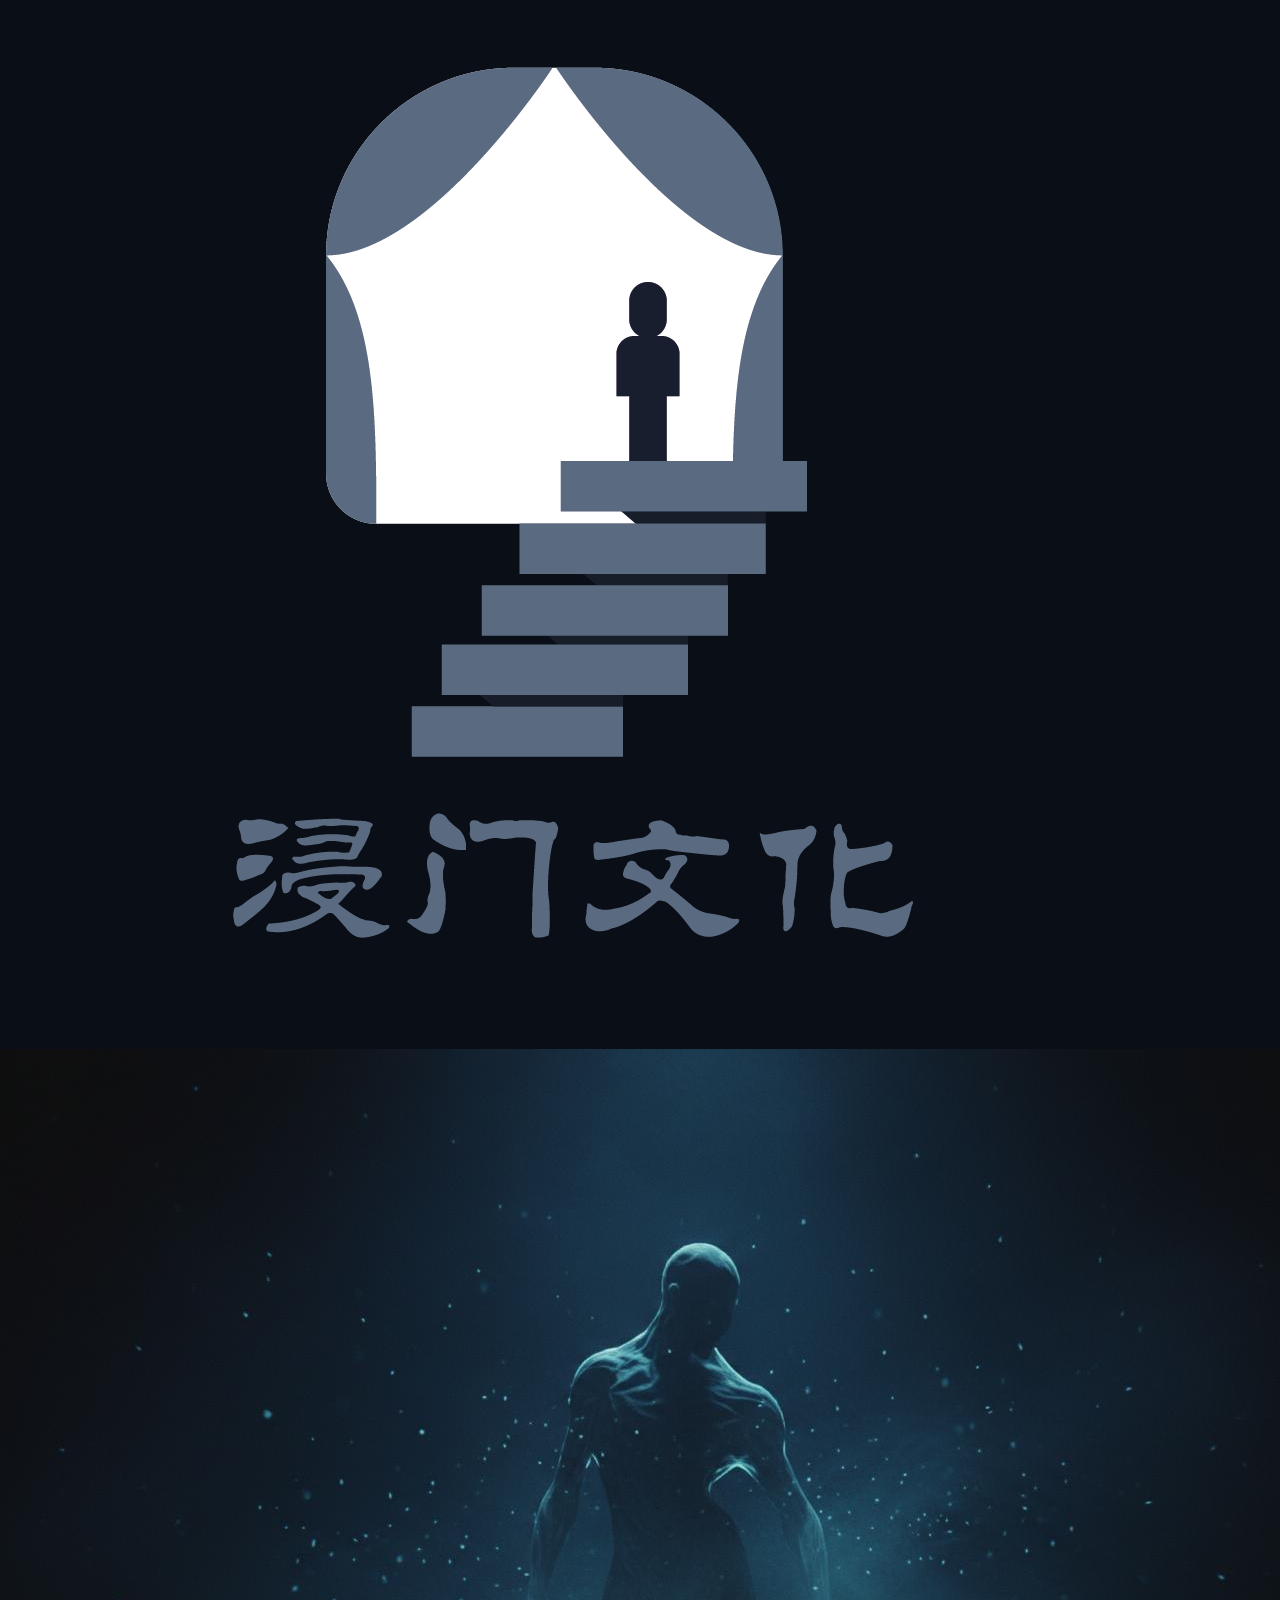
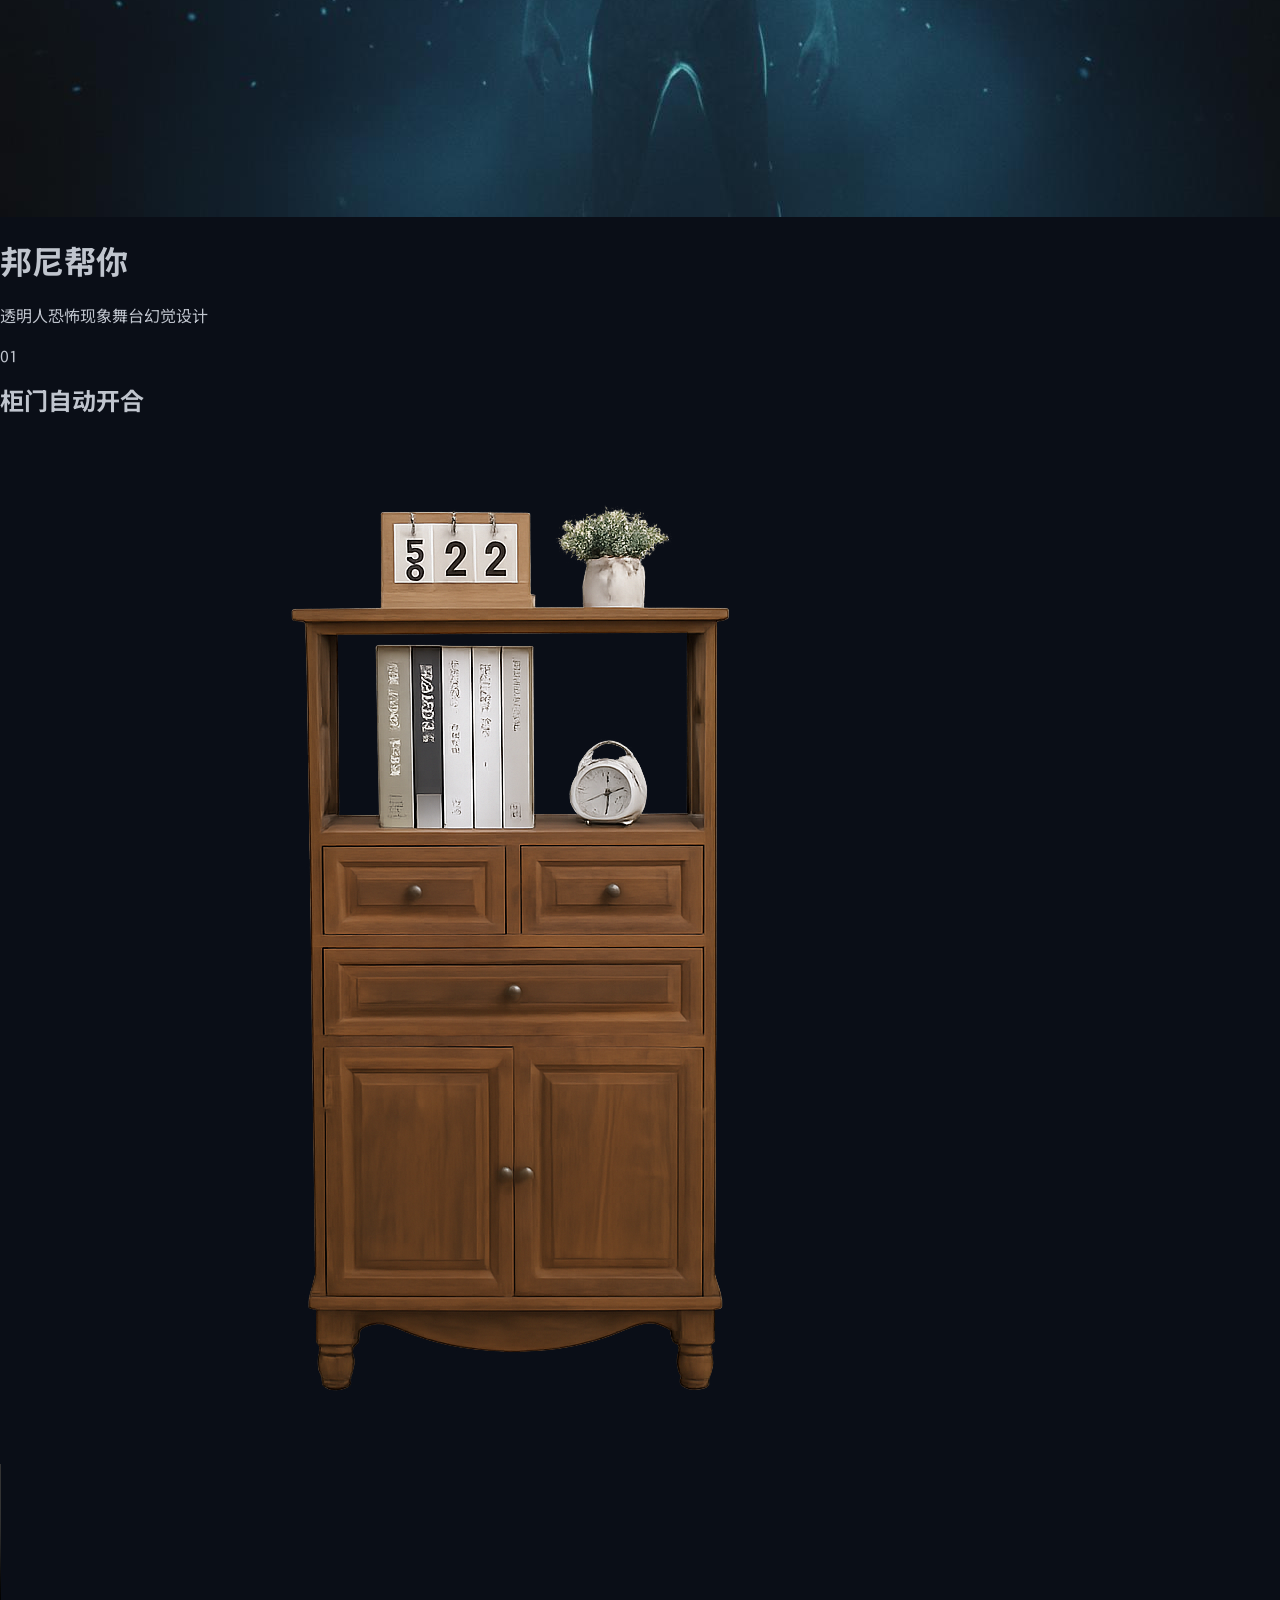
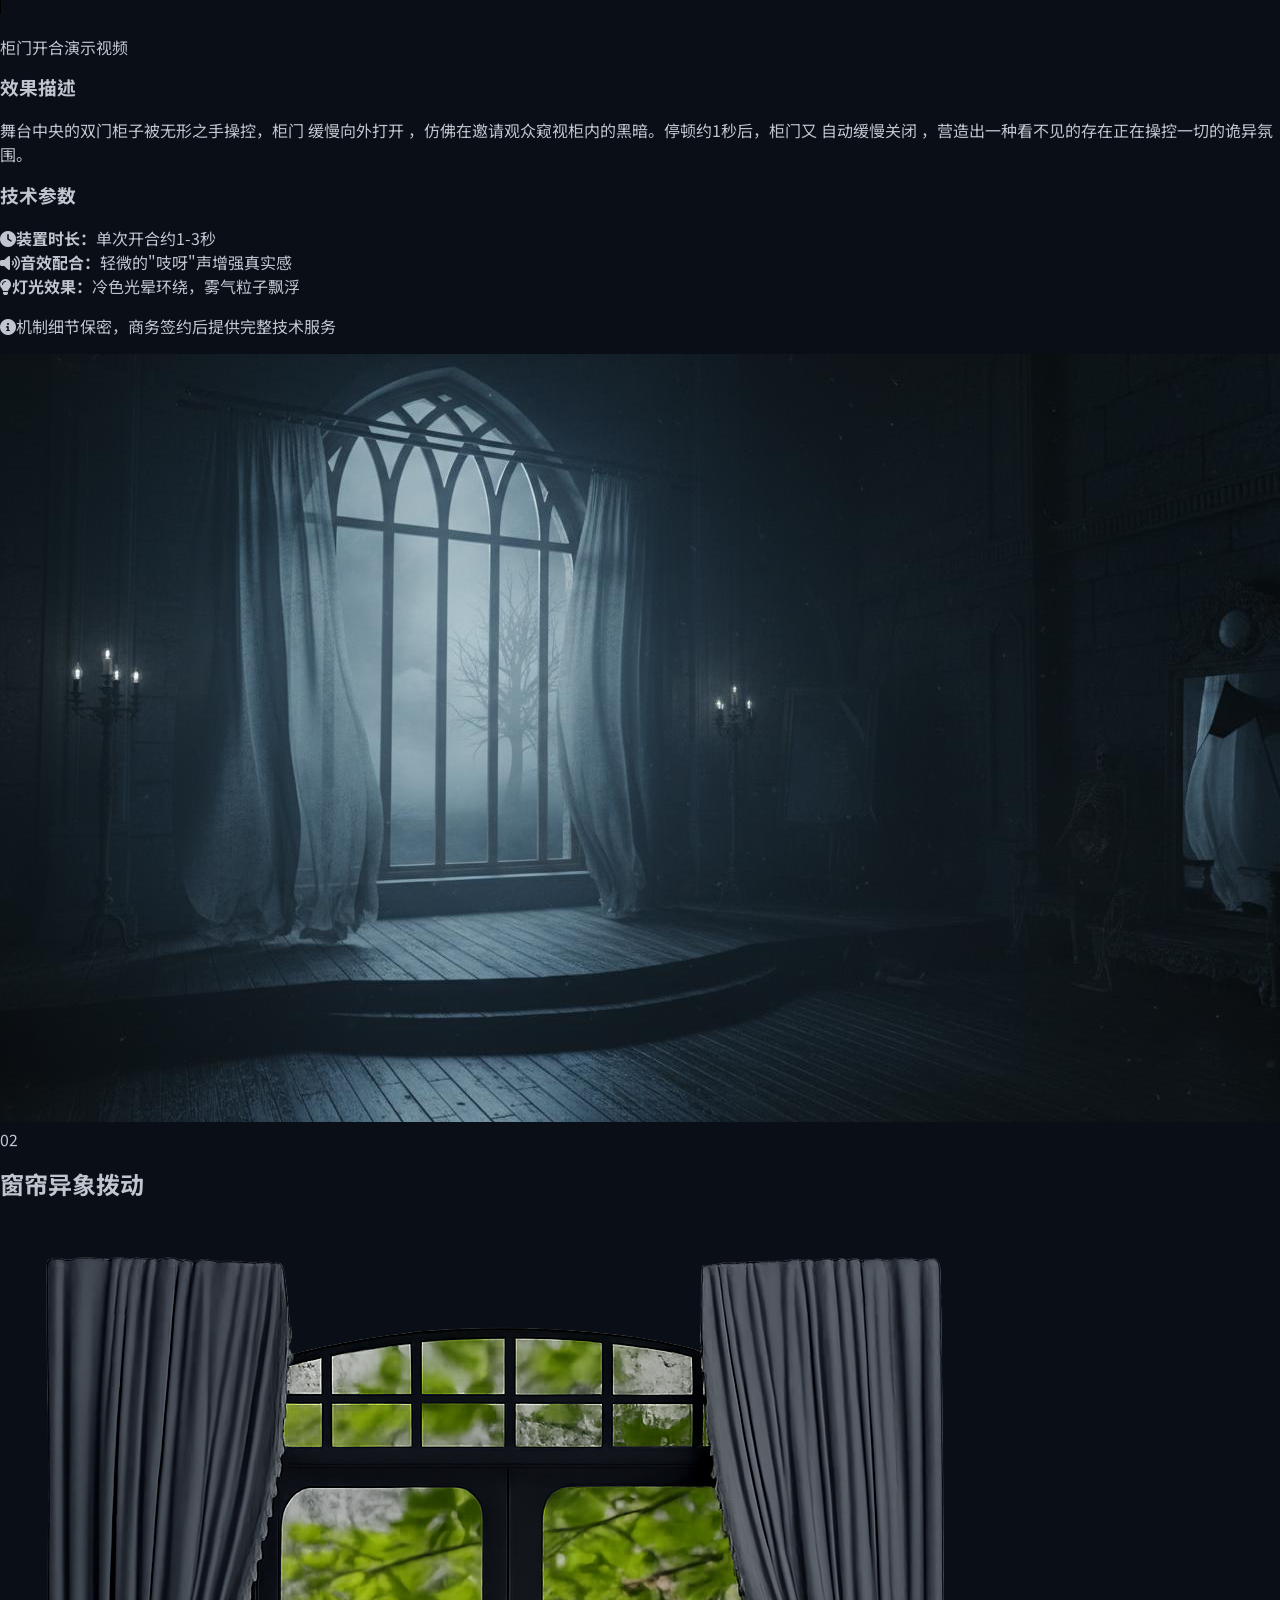
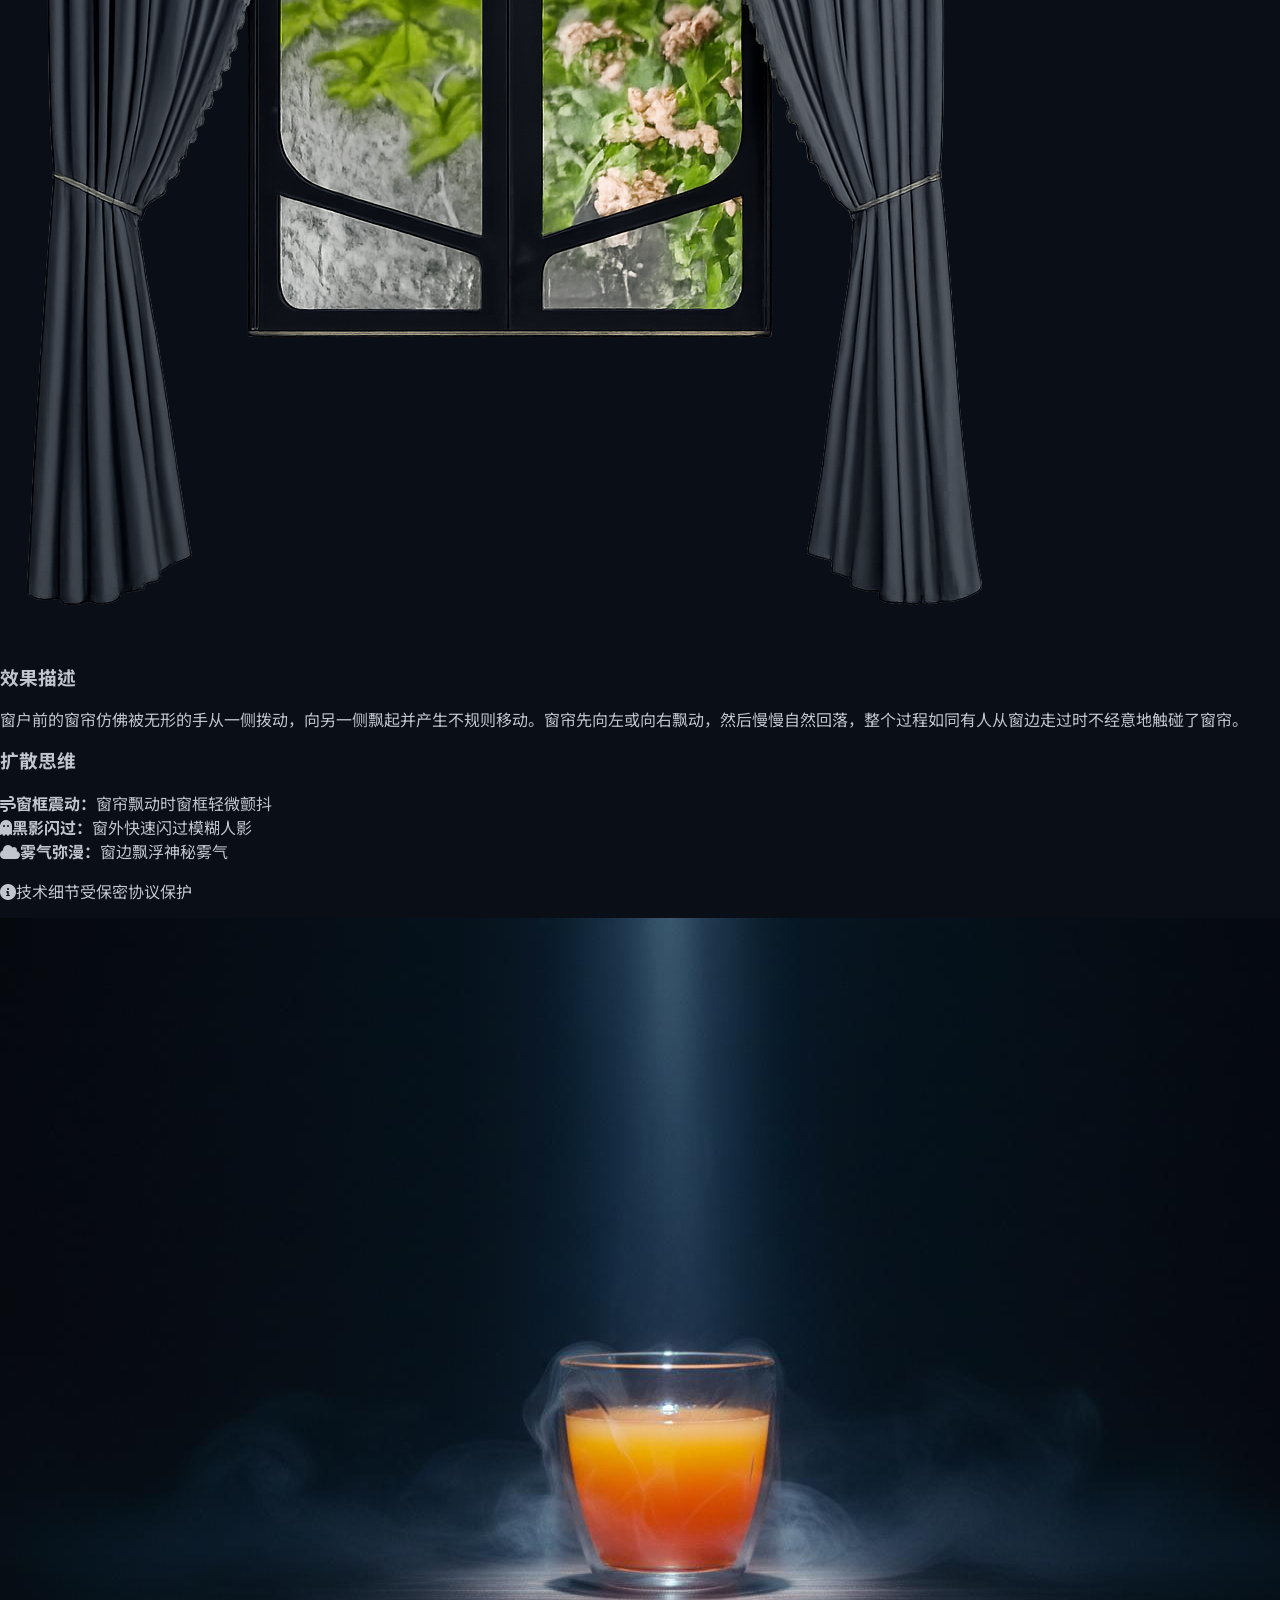
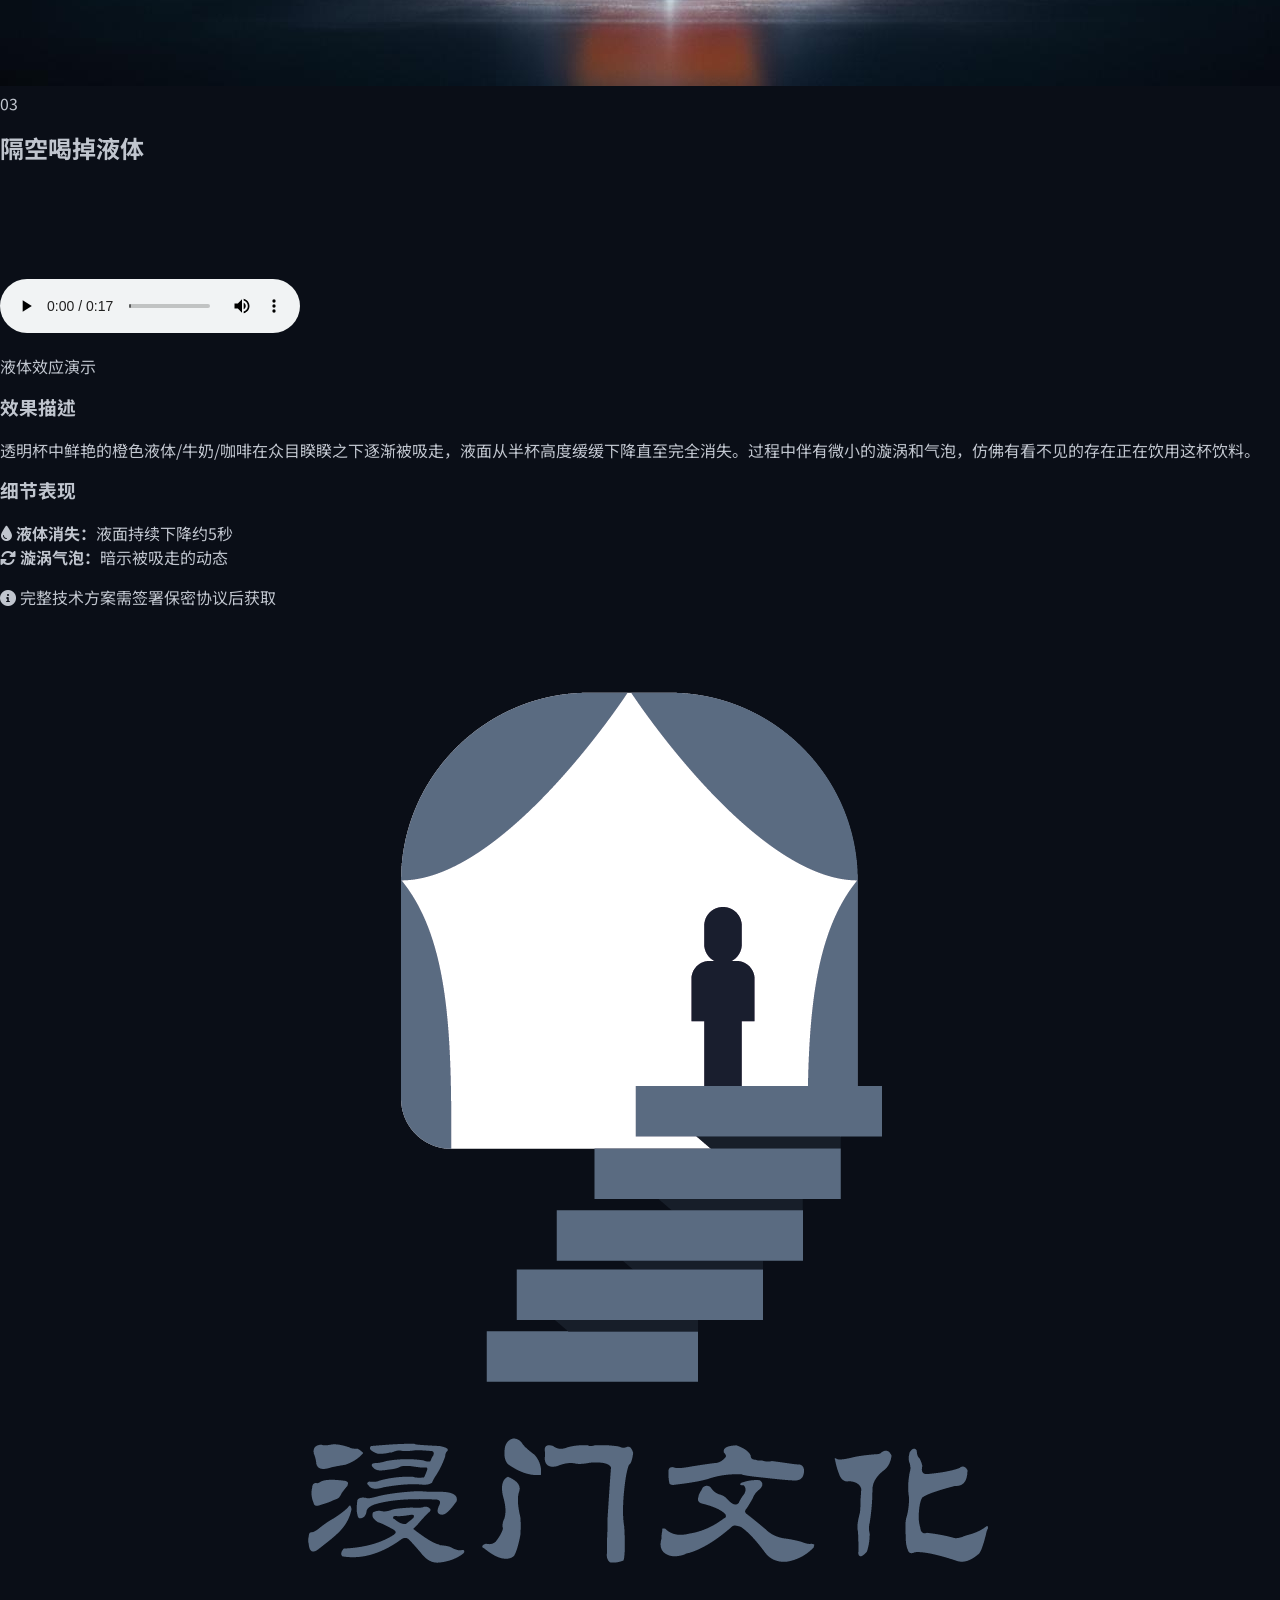
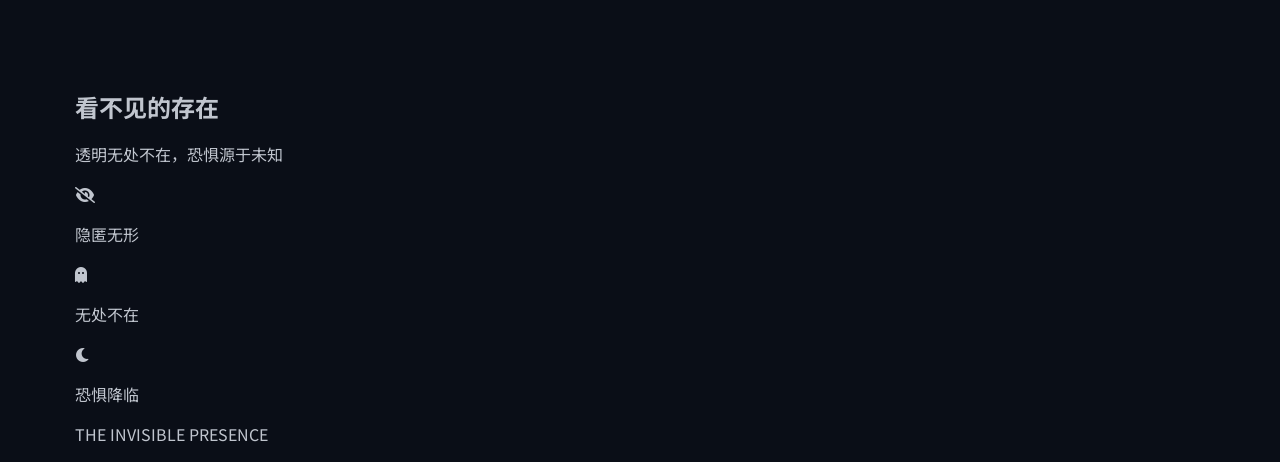
<file: project/index.html>
<!DOCTYPE html>

<html lang="zh-CN">
<head>
<meta charset="utf-8"/>
<meta content="width=device-width, initial-scale=1.0" name="viewport"/>
<title>邦尼帮你 - 透明人恐怖现象舞台幻觉设计</title>
<script src="https://statics.moonshot.cn/kimi-ppt/html-gen/static/tailwindcss@4_0805.js"></script>
<link href="https://fonts.googleapis.com/css2?family=Chiron+Hei+HK:wght@400;700&amp;family=Oranienbaum&amp;family=Noto+Sans+SC:wght@300;400;500;700&amp;family=Quattrocento+Sans:wght@400;700&amp;display=swap" rel="stylesheet"/>
<link href="https://cdn.jsdelivr.net/npm/@fortawesome/fontawesome-free@6.0.0/css/all.min.css" rel="stylesheet"/>
<script src="https://cdnjs.cloudflare.com/ajax/libs/gsap/3.12.2/gsap.min.js"></script>
<style type="text/tailwindcss">
        @layer utilities {
            .ppt-slide {
                @apply relative w-[1280px] h-[720px] mx-auto p-[40px] box-border overflow-hidden mb-[40px];
            }
        }
    </style>
<style>
        body {
  background-color: #0A0E17 !important;  /* Тёмный фон, как у слайдов */
  margin: 0;
  padding: 0;
  overflow-x: hidden; /* скрываем горизонтальную прокрутку */
  width: 100%;
  min-height: 100vh;
  display: flex;
  flex-direction: column;
  align-items: center; /* центрируем содержимое по горизонтали */
}

/* Чтобы слайды не вылезали за пределы body */
.ppt-slide {
  max-width: 1280px; /* сохраняем максимальную ширину */
  flex-shrink: 0; /* предотвращаем сжатие */
}
        body {
            color: #C0C5CE;
            font-family: 'Noto Sans SC', sans-serif;
        }
        .font-display {
            font-family: 'Chiron Hei HK', 'Oranienbaum', sans-serif;
        }
        .font-body {
            font-family: 'Noto Sans SC', 'Quattrocento Sans', sans-serif;
        }
        
        /* 冷光闪烁动画 */
        @keyframes coldGlow {
            0%, 100% { text-shadow: 0 0 10px rgba(74, 109, 124, 0.5), 0 0 20px rgba(74, 109, 124, 0.3); }
            50% { text-shadow: 0 0 20px rgba(74, 109, 124, 0.8), 0 0 40px rgba(74, 109, 124, 0.5), 0 0 60px rgba(74, 109, 124, 0.3); }
        }
        
        .cold-glow {
            animation: coldGlow 3s ease-in-out infinite;
        }
        
        /* 雾气粒子动画 */
        @keyframes fogFloat {
            0% { transform: translateY(0) translateX(0); opacity: 0.3; }
            25% { transform: translateY(-20px) translateX(10px); opacity: 0.6; }
            50% { transform: translateY(-40px) translateX(-10px); opacity: 0.4; }
            75% { transform: translateY(-20px) translateX(15px); opacity: 0.5; }
            100% { transform: translateY(0) translateX(0); opacity: 0.3; }
        }
        
        .fog-particle {
            animation: fogFloat 8s ease-in-out infinite;
        }
        
        /* 柜门开合动画 */
        @keyframes cabinetOpenLeft {
            0%, 100% { transform: rotateY(0deg); }
            50% { transform: rotateY(-110deg); }
        }
        
        @keyframes cabinetOpenRight {
            0%, 100% { transform: rotateY(0deg); }
            50% { transform: rotateY(110deg); }
        }
        
        .cabinet-door-left {
            transform-origin: left center;
            animation: cabinetOpenLeft 6s ease-in-out infinite;
        }
        
        .cabinet-door-right {
            transform-origin: right center;
            animation: cabinetOpenRight 6s ease-in-out infinite;
        }
        
        /* 窗帘飘动动画 */
        @keyframes curtainWave {
            0%, 100% { transform: skewX(0deg) translateX(0); }
            25% { transform: skewX(-8deg) translateX(-30px); }
            50% { transform: skewX(-15deg) translateX(-60px); }
            75% { transform: skewX(-8deg) translateX(-30px); }
        }
        
        .curtain-wave {
            animation: curtainWave 4s ease-in-out infinite;
            transform-origin: top center;
        }
        
        /* 液体下降动画 */
        @keyframes liquidDrainWithPause {
    0% { height: 100%; }
    25% { height: 0%; }  /* 5秒内下降（占25%时间） */
    50% { height: 0%; }  /* 暂停5秒 */
    75% { height: 100%; } /* 5秒内上升 */
    100% { height: 100%; } /* 暂停5秒 */
}

.liquid-drain-loop-css {
    animation: liquidDrainWithPause 20s ease-in-out infinite;
}
        
        /* 漩涡动画 */
        @keyframes swirl {
            0% { transform: rotate(0deg); }
            100% { transform: rotate(360deg); }
        }
        
        .swirl-effect {
            animation: swirl 2s linear infinite;
        }
        
        /* 手影闪现动画 */
        @keyframes handShadow {
            0%, 90%, 100% { opacity: 0; transform: scale(0.8); }
            45% { opacity: 0.6; transform: scale(1); }
        }
        
        .hand-shadow {
            animation: handShadow 5s ease-in-out infinite;
        }
        
        /* 模糊效果 */
        .blur-effect {
            filter: blur(3px);
        }
        
        /* 半透明效果 */
        .semi-transparent {
            opacity: 0.6;
        }
        
        /* 页面切换淡入效果 */
        .fade-in {
            animation: fadeIn 1.5s ease-in-out;
        }
        
        @keyframes fadeIn {
            from { opacity: 0; filter: blur(10px); }
            to { opacity: 1; filter: blur(0); }
        }
        
        /* 震动效果 */
        @keyframes shake {
            0%, 100% { transform: translateX(0); }
            10%, 30%, 50%, 70%, 90% { transform: translateX(-2px); }
            20%, 40%, 60%, 80% { transform: translateX(2px); }
        }
        
        .shake-effect {
            animation: shake 0.5s ease-in-out;
        }
        
        /* 黑影闪过 */
        @keyframes shadowFlash {
            0%, 100% { opacity: 0; transform: translateX(100px); }
            50% { opacity: 0.7; transform: translateX(-100px); }
        }
        
        .shadow-flash {
            animation: shadowFlash 2s ease-in-out infinite;
        }
        
        /* 气泡动画 */
        @keyframes bubble {
            0% { transform: translateY(0) scale(1); opacity: 0.8; }
            100% { transform: translateY(-50px) scale(0.5); opacity: 0; }
        }
        
        .bubble {
            animation: bubble 1.5s ease-out infinite;
        }
        
        /* 3D透视 */
        .perspective-1000 {
            perspective: 1000px;
        }
        
        .preserve-3d {
            transform-style: preserve-3d;
        }
    </style>
</head>
<body class="bg-gray-50 py-8">
<!-- 封面页 -->
<div class="ppt-slide !bg-[#0A0E17]" type="cover">
        <!-- Логотип в правом нижнем углу -->
<div class="absolute bottom-4 right-4 z-20">
    <img src="logo.png" alt="Company logo" class="h-24 w-auto opacity-80 hover:opacity-100 transition-opacity">
</div>
<img alt="background" class="absolute inset-0 w-full h-full object-cover opacity-60" src="cover_background.jpg"/>
<div class="absolute inset-0 bg-gradient-to-b from-[#0A0E17]/30 via-[#1A2536]/50 to-[#0A0E17]/80"></div>
<!-- 雾气粒子 -->
<div class="absolute inset-0 overflow-hidden pointer-events-none">
<div class="fog-particle absolute w-32 h-32 rounded-full bg-[#4A6D7C]/20 blur-3xl" style="top: 20%; left: 15%; animation-delay: 0s;"></div>
<div class="fog-particle absolute w-48 h-48 rounded-full bg-[#4A6D7C]/15 blur-3xl" style="top: 60%; left: 70%; animation-delay: 2s;"></div>
<div class="fog-particle absolute w-40 h-40 rounded-full bg-[#2C3E50]/20 blur-3xl" style="top: 40%; left: 40%; animation-delay: 4s;"></div>
<div class="fog-particle absolute w-24 h-24 rounded-full bg-[#4A6D7C]/10 blur-2xl" style="top: 70%; left: 20%; animation-delay: 1s;"></div>
<div class="fog-particle absolute w-56 h-56 rounded-full bg-[#1A2536]/25 blur-3xl" style="top: 10%; left: 60%; animation-delay: 3s;"></div>
</div>
<div class="relative z-10 h-full flex flex-col justify-center items-center text-center">
<h1 class="font-display text-8xl font-bold text-[#C0C5CE] mb-6 cold-glow tracking-wider">邦尼帮你</h1>
<div class="w-32 h-0.5 bg-gradient-to-r from-transparent via-[#4A6D7C] to-transparent mb-8"></div>
<p class="font-body text-2xl text-[#C0C5CE]/80 tracking-widest">透明人恐怖现象舞台幻觉设计</p>
<div class="mt-16 flex items-center gap-4">
<div class="w-2 h-2 rounded-full bg-[#4A6D7C] animate-pulse"></div>
<div class="w-2 h-2 rounded-full bg-[#4A6D7C] animate-pulse" style="animation-delay: 0.3s;"></div>
<div class="w-2 h-2 rounded-full bg-[#4A6D7C] animate-pulse" style="animation-delay: 0.6s;"></div>
</div>
</div>
</div>
<!-- 替换用：柜门自动开合（缩小的柜子 + 产品图 + 视频链接） -->
<!-- Slide 2 - Cabinet -->
<div class="ppt-slide !bg-[#0A0E17]" type="content">
    <div class="absolute inset-0 bg-gradient-to-br from-[#0A0E17] via-[#1A2536] to-[#0A0E17]"></div>
    <!-- 雾气效果 -->
    <div class="absolute inset-0 overflow-hidden pointer-events-none">
        <div class="fog-particle absolute w-64 h-64 rounded-full bg-[#4A6D7C]/10 blur-3xl" style="top: 10%; left: 5%;"></div>
        <div class="fog-particle absolute w-48 h-48 rounded-full bg-[#2C3E50]/15 blur-3xl" style="top: 60%; right: 10%; animation-delay: 2s;"></div>
    </div>
    <!-- 标题区域 -->
    <div class="relative z-10 mb-6">
        <div class="flex items-center gap-4 mb-2">
            <div class="w-12 h-12 rounded-full bg-[#4A6D7C]/30 flex items-center justify-center border border-[#4A6D7C]/50">
                <span class="font-display text-2xl font-bold text-[#4A6D7C]">01</span>
            </div>
            <h2 class="font-display text-5xl font-bold text-[#C0C5CE]">柜门自动开合</h2>
        </div>
        <div class="ml-16 w-48 h-0.5 bg-gradient-to-r from-[#4A6D7C] to-transparent"></div>
    </div>
    <!-- 主体内容区域 - 重构左侧 -->
    <div class="relative z-10 flex gap-8 h-[520px]">
        <!-- 左侧：动画 + 图片 + 视频链接 -->
        <div class="flex-1 flex flex-col gap-6">
            <!-- 上部：动画和静态图并排 -->
            <div class="flex items-start gap-4">
                <!-- 柜子动画 (缩小版) -->
                <div class="relative perspective-1000 flex-shrink-0">
                    <!-- 冷色光晕 -->
                    <div class="absolute -inset-8 bg-[#4A6D7C]/20 rounded-lg blur-2xl"></div>
                    <!-- 柜子容器 - 尺寸缩小 -->
                    <div class="relative w-[300px] h-[340px] preserve-3d">
                        <!-- 柜体背景 -->
                        <div class="absolute inset-0 bg-[#2C3E50]/80 rounded-sm"></div>
                        <!-- 左柜门 -->
                        <div class="cabinet-door-left absolute left-0 top-0 w-1/2 h-full bg-gradient-to-br from-[#3D2914] via-[#5C4024] to-[#3D2914] rounded-l-sm border-r border-[#1A2536]/50 shadow-2xl">
                            <div class="absolute inset-2 bg-gradient-to-br from-[#4A3728] via-[#6B5035] to-[#4A3728] rounded-l-sm"></div>
                            <!-- 门把手 -->
                            <div class="absolute right-3 top-1/2 -translate-y-1/2 w-3 h-12 bg-gradient-to-b from-[#8B7355] via-[#A0826D] to-[#8B7355] rounded-full shadow-lg"></div>
                            <!-- 木纹细节 -->
                            <div class="absolute inset-4 opacity-30">
                                <div class="h-full w-full bg-gradient-to-b from-transparent via-[#2C1810]/40 to-transparent"></div>
                            </div>
                        </div>
                        <!-- 右柜门 -->
                        <div class="cabinet-door-right absolute right-0 top-0 w-1/2 h-full bg-gradient-to-bl from-[#3D2914] via-[#5C4024] to-[#3D2914] rounded-r-sm border-l border-[#1A2536]/50 shadow-2xl">
                            <div class="absolute inset-2 bg-gradient-to-bl from-[#4A3728] via-[#6B5035] to-[#4A3728] rounded-r-sm"></div>
                            <!-- 门把手 -->
                            <div class="absolute left-3 top-1/2 -translate-y-1/2 w-3 h-12 bg-gradient-to-b from-[#8B7355] via-[#A0826D] to-[#8B7355] rounded-full shadow-lg"></div>
                            <!-- 木纹细节 -->
                            <div class="absolute inset-4 opacity-30">
                                <div class="h-full w-full bg-gradient-to-b from-transparent via-[#2C1810]/40 to-transparent"></div>
                            </div>
                        </div>
                        <!-- 柜内黑暗 -->
                        <div class="absolute inset-0 flex items-center justify-center pointer-events-none">
                            <div class="w-[140px] h-[280px] bg-[#0A0E17] opacity-90"></div>
                        </div>
                    </div>
                    <!-- 雾气粒子环绕 -->
                    <div class="absolute -inset-4 pointer-events-none">
                        <div class="fog-particle absolute w-8 h-8 rounded-full bg-[#4A6D7C]/40 blur-sm" style="top: 20%; left: -10%;"></div>
                        <div class="fog-particle absolute w-6 h-6 rounded-full bg-[#4A6D7C]/30 blur-sm" style="top: 60%; right: -5%; animation-delay: 1s;"></div>
                        <div class="fog-particle absolute w-10 h-10 rounded-full bg-[#2C3E50]/35 blur-sm" style="bottom: 20%; left: 20%; animation-delay: 2s;"></div>
                    </div>
                </div>
                <!-- 静态图片 cabinet.png -->
                <div class="flex-shrink-0">
                   <img src="cabinet.png" alt="Cabinet" class="w-[300px] h-[340px]">
                </div>
            </div>
            <!-- 下部：视频链接 -->
            <!-- 下部：视频链接 (居中) -->
<!-- 下部：视频播放器 -->
<!-- 下部：视频播放器 (适配竖屏视频) -->
<div class="mt-6 text-center">
    <video controls class="w-full max-w-[400px] max-h-[300px] mx-auto rounded-lg shadow-2xl border border-[#4A6D7C]/30">
        <source src="cabinet.MP4" type="video/mp4">
        您的浏览器不支持视频播放。
    </video>
    <p class="text-[#C0C5CE]/60 text-sm mt-2">柜门开合演示视频</p>
</div>
        </div>
        <!-- 右侧：说明文字 (保持不变) -->
        <div class="w-[420px] flex flex-col justify-center gap-6">
            <div class="bg-[#1A2536]/60 backdrop-blur-sm rounded-lg p-6 border border-[#4A6D7C]/30">
                <h3 class="font-display text-2xl font-bold text-[#4A6D7C] mb-4">效果描述</h3>
                <p class="font-body text-base text-[#C0C5CE]/90 leading-relaxed">
                    舞台中央的双门柜子被无形之手操控，柜门
                    <span class="text-[#4A6D7C] font-semibold">缓慢向外打开</span>
                    ，仿佛在邀请观众窥视柜内的黑暗。停顿约1秒后，柜门又
                    <span class="text-[#4A6D7C] font-semibold">自动缓慢关闭</span>
                    ，营造出一种看不见的存在正在操控一切的诡异氛围。
                </p>
            </div>
            <div class="bg-[#1A2536]/60 backdrop-blur-sm rounded-lg p-6 border border-[#4A6D7C]/30">
                <h3 class="font-display text-2xl font-bold text-[#4A6D7C] mb-4">技术参数</h3>
                <div class="space-y-3 font-body text-base text-[#C0C5CE]/90">
                    <div class="flex items-start gap-3"><i class="fas fa-clock text-[#4A6D7C] mt-1"></i><span><strong>装置时长：</strong>单次开合约1-3秒</span></div>
                    <div class="flex items-start gap-3"><i class="fas fa-volume-up text-[#4A6D7C] mt-1"></i><span><strong>音效配合：</strong>轻微的"吱呀"声增强真实感</span></div>
                    <div class="flex items-start gap-3"><i class="fas fa-lightbulb text-[#4A6D7C] mt-1"></i><span><strong>灯光效果：</strong>冷色光晕环绕，雾气粒子飘浮</span></div>
                </div>
            </div>
            <div class="bg-[#2C3E50]/40 rounded-lg p-4 border-l-4 border-[#4A6D7C]">
                <p class="font-body text-sm text-[#C0C5CE]/70 italic"><i class="fas fa-info-circle text-[#4A6D7C] mr-2"></i>机制细节保密，商务签约后提供完整技术服务</p>
            </div>
        </div>
    </div>
</div>
   <!-- Curtaim -->     
        <!-- Slide 3 - Curtain -->
<div class="ppt-slide !bg-[#0A0E17]" type="content">
    <img alt="curtain background" class="absolute inset-0 w-full h-full object-cover opacity-40" src="curtain_window.jpg">
    <div class="absolute inset-0 bg-gradient-to-b from-[#0A0E17]/60 via-[#1A2536]/40 to-[#0A0E17]/80"></div>
    <!-- 标题区域 -->
    <div class="relative z-10 mb-4">
        <div class="flex items-center gap-4 mb-2">
            <div class="w-12 h-12 rounded-full bg-[#4A6D7C]/30 flex items-center justify-center border border-[#4A6D7C]/50">
                <span class="font-display text-2xl font-bold text-[#4A6D7C]">02</span>
            </div>
            <h2 class="font-display text-5xl font-bold text-[#C0C5CE]">窗帘异象拨动</h2>
        </div>
        <div class="ml-16 w-48 h-0.5 bg-gradient-to-r from-[#4A6D7C] to-transparent"></div>
    </div>
    <!-- 主体内容 -->
    <div class="relative z-10 flex gap-8 h-[520px]">
        <!-- 左侧：动画 + 图片 + 视频链接 -->
        <div class="flex-1 flex flex-col gap-6">
            <!-- 上部：动画和静态图并排 -->
            <div class="flex items-start gap-4">
                <!-- 窗帘动画 (缩小版) -->
                <div class="relative flex-shrink-0">
                    <!-- 窗户框架 - 缩小尺寸 -->
                    <div class="relative w-[340px] h-[300px] bg-[#2C3E50] rounded-lg p-2 shadow-2xl">
                        <!-- 窗玻璃（窗外景象） -->
                        <div class="absolute inset-2 bg-gradient-to-b from-[#1A2536] via-[#2C3E50] to-[#0A0E17] rounded overflow-hidden">
                            <!-- 窗外模糊树影 -->
                            <div class="absolute bottom-0 left-0 right-0 h-24 bg-gradient-to-t from-[#0A0E17] to-transparent"></div>
                            <div class="absolute top-6 left-6 w-16 h-24 bg-[#1A2536]/50 rounded-full blur-xl"></div>
                            <div class="absolute top-12 right-12 w-12 h-18 bg-[#1A2536]/40 rounded-full blur-lg"></div>
                            <!-- 黑影闪过 -->
                            <div class="shadow-flash absolute top-1/3 left-0 w-20 h-32 bg-[#0A0E17]/70 blur-md rounded-full"></div>
                        </div>
                        <!-- 窗框十字 -->
                        <div class="absolute top-2 bottom-2 left-1/2 w-0.5 bg-[#2C3E50] -translate-x-1/2"></div>
                        <div class="absolute left-2 right-2 top-1/2 h-0.5 bg-[#2C3E50] -translate-y-1/2"></div>
                        <!-- 左侧窗帘 -->
                        <div class="curtain-wave absolute left-2 top-2 bottom-2 w-[calc(50%-6px)] bg-gradient-to-r from-[#C0C5CE]/25 via-[#C0C5CE]/15 to-transparent backdrop-blur-sm">
                            <div class="absolute inset-0 bg-gradient-to-b from-transparent via-[#4A6D7C]/10 to-transparent"></div>
                            <div class="absolute inset-0 flex flex-col justify-evenly">
                                <div class="h-px bg-[#C0C5CE]/10"></div>
                                <div class="h-px bg-[#C0C5CE]/10"></div>
                                <div class="h-px bg-[#C0C5CE]/10"></div>
                                <div class="h-px bg-[#C0C5CE]/10"></div>
                            </div>
                        </div>
                        <!-- 右侧窗帘 -->
                        <div class="absolute right-2 top-2 bottom-2 w-[calc(50%-6px)] bg-gradient-to-l from-[#C0C5CE]/20 via-[#C0C5CE]/10 to-transparent backdrop-blur-sm">
                            <div class="absolute inset-0 bg-gradient-to-b from-transparent via-[#4A6D7C]/10 to-transparent"></div>
                            <div class="absolute inset-0 flex flex-col justify-evenly">
                                <div class="h-px bg-[#C0C5CE]/10"></div>
                                <div class="h-px bg-[#C0C5CE]/10"></div>
                                <div class="h-px bg-[#C0C5CE]/10"></div>
                                <div class="h-px bg-[#C0C5CE]/10"></div>
                            </div>
                        </div>
                    </div>
                    <!-- 震动效果层 (可选，可保留但设为不震动或减小) -->
                    <div class="absolute inset-0 pointer-events-none border-2 border-[#4A6D7C]/20 rounded-lg"></div>
                    <!-- 雾气效果 -->
                    <div class="absolute -bottom-4 left-0 right-0 h-8 bg-gradient-to-t from-[#4A6D7C]/20 to-transparent blur-xl"></div>
                </div>
                <!-- 静态图片 window.png -->
                <div class="flex-shrink-0">
                   <img src="window.png" alt="Window" class="w-[340px] h-[300px]">
                </div>
            </div>
            <!-- 下部：视频链接 -->
            <!-- 下部：视频链接 (居中) -->

        </div>
        <!-- 右侧：说明文字 (保持不变) -->
        <div class="w-[420px] flex flex-col justify-center gap-6">
            <div class="bg-[#1A2536]/70 backdrop-blur-sm rounded-lg p-6 border border-[#4A6D7C]/30">
                <h3 class="font-display text-2xl font-bold text-[#4A6D7C] mb-4">效果描述</h3>
                <p class="font-body text-base text-[#C0C5CE]/90 leading-relaxed">
                    窗户前的窗帘仿佛被<span class="text-[#4A6D7C] font-semibold">无形的手从一侧拨动</span>，向另一侧飘起并产生<span class="text-[#4A6D7C] font-semibold">不规则移动</span>。窗帘先向左或向右飘动，然后慢慢自然回落，整个过程如同有人从窗边走过时不经意地触碰了窗帘。
                </p>
            </div>
            <div class="bg-[#1A2536]/70 backdrop-blur-sm rounded-lg p-6 border border-[#4A6D7C]/30">
                <h3 class="font-display text-2xl font-bold text-[#4A6D7C] mb-4">扩散思维</h3>
                <div class="space-y-3 font-body text-base text-[#C0C5CE]/90">
                    <div class="flex items-start gap-3"><i class="fas fa-wind text-[#4A6D7C] mt-1"></i><span><strong>窗框震动：</strong>窗帘飘动时窗框轻微颤抖</span></div>
                    <div class="flex items-start gap-3"><i class="fas fa-ghost text-[#4A6D7C] mt-1"></i><span><strong>黑影闪过：</strong>窗外快速闪过模糊人影</span></div>
                    <div class="flex items-start gap-3"><i class="fas fa-cloud text-[#4A6D7C] mt-1"></i><span><strong>雾气弥漫：</strong>窗边飘浮神秘雾气</span></div>
                </div>
            </div>
            <div class="bg-[#2C3E50]/40 rounded-lg p-4 border-l-4 border-[#4A6D7C]">
                <p class="font-body text-sm text-[#C0C5CE]/70 italic"><i class="fas fa-info-circle text-[#4A6D7C] mr-2"></i>技术细节受保密协议保护</p>
            </div>
        </div>
    </div>
</div>

        
        <div class="ppt-slide !bg-[#0A0E17]" type="content">
<img alt="drink cup background" class="absolute inset-0 w-full h-full object-cover opacity-50" src="drink_cup.jpg"/>
<div class="absolute inset-0 bg-gradient-to-br from-[#0A0E17]/70 via-[#1A2536]/50 to-[#0A0E17]/80"></div>
<!-- 雾气粒子 -->
<div class="absolute inset-0 overflow-hidden pointer-events-none">
<div class="fog-particle absolute w-40 h-40 rounded-full bg-[#4A6D7C]/15 blur-3xl" style="top: 30%; left: 20%;"></div>
<div class="fog-particle absolute w-32 h-32 rounded-full bg-[#2C3E50]/20 blur-3xl" style="top: 50%; right: 30%; animation-delay: 1.5s;"></div>
</div>
<!-- 标题区域 -->
<div class="relative z-10 mb-4">
<div class="flex items-center gap-4 mb-2">
<div class="w-12 h-12 rounded-full bg-[#4A6D7C]/30 flex items-center justify-center border border-[#4A6D7C]/50">
<span class="font-display text-2xl font-bold text-[#4A6D7C]">03</span>
</div>
<h2 class="font-display text-5xl font-bold text-[#C0C5CE]">隔空喝掉液体</h2>
</div>
<div class="ml-16 w-48 h-0.5 bg-gradient-to-r from-[#4A6D7C] to-transparent"></div>
</div>
<!-- 主体内容 -->
<div class="relative z-10 flex gap-8 h-[520px]">
<!-- 左侧：饮料杯动画 -->
<!-- Левая колонка: анимация стакана (увеличена) и видео снизу -->
<div class="flex-1 flex flex-col items-center gap-8">
    <!-- Стакан (увеличенный) -->
    <div class="relative">
        <div class="relative w-48 h-60"> <!-- увеличено с w-32 h-40 -->
            <!-- Стенки стакана -->
            <div class="absolute inset-0 bg-gradient-to-b from-[#C0C5CE]/20 via-[#C0C5CE]/10 to-[#C0C5CE]/20 rounded-b-3xl backdrop-blur-sm border border-[#C0C5CE]/30 overflow-hidden">
                <!-- Жидкость: шире (left-3 right-3) -->
                <div class="absolute bottom-0 left-3 right-3 liquid-drain-loop-css overflow-hidden">
                    <div class="w-full h-full bg-gradient-to-t from-[#FF6B35] via-[#FF8C42] to-[#FFB347] opacity-90">
                        <!-- Вихрь: увеличен до w-24 h-24 -->
                        <div class="swirl-effect absolute top-1/2 left-1/2 -translate-x-1/2 -translate-y-1/2 w-24 h-24">
                            <div class="w-full h-full rounded-full border-2 border-[#FF6B35]/50 border-t-transparent"></div>
                        </div>
                        <!-- Пузырьки: увеличены и смещены -->
                        <div class="bubble absolute bottom-6 left-1/4 w-3 h-3 bg-[#FF8C42]/60 rounded-full"></div>
                        <div class="bubble absolute bottom-12 left-1/2 w-2 h-2 bg-[#FF8C42]/50 rounded-full" style="animation-delay: 0.3s;"></div>
                        <div class="bubble absolute bottom-8 right-1/4 w-3 h-3 bg-[#FF8C42]/55 rounded-full" style="animation-delay: 0.6s;"></div>
                    </div>
                </div>
                <!-- Отпечатки пальцев (немного увеличены) -->
                <div class="absolute top-10 left-3 w-10 h-14 bg-[#C0C5CE]/20 rounded-full blur-md opacity-60"></div>
                <div class="absolute top-14 right-4 w-8 h-12 bg-[#C0C5CE]/15 rounded-full blur-sm opacity-40"></div>
            </div>
            <!-- Рука (hand-shadow): увеличена и сдвинута -->
            <div class="hand-shadow absolute -right-10 top-16 w-40 h-48">
                <div class="w-full h-full bg-gradient-to-br from-[#0A0E17]/90 to-[#4A6D7C]/40 rounded-full blur-md transform rotate-12"></div>
            </div>
            <!-- Блик на верхнем крае стакана -->
            <div class="absolute -top-1 left-3 right-3 h-2 bg-[#C0C5CE]/40 rounded-full blur-sm"></div>
        </div>
        <!-- Туман вокруг стакана (расширен) -->
        <div class="absolute -inset-10 pointer-events-none">
            <div class="fog-particle absolute w-20 h-20 rounded-full bg-[#4A6D7C]/25 blur-xl" style="top: 0; left: -30px;"></div>
            <div class="fog-particle absolute w-16 h-16 rounded-full bg-[#2C3E50]/30 blur-lg" style="bottom: 10px; right: -20px; animation-delay: 1s;"></div>
        </div>
    </div>

    <!-- Видео liquid.mp4 под стаканом -->
    <div class="text-center">
        <video controls class="w-80 h-auto rounded-lg shadow-2xl border border-[#4A6D7C]/30">
            <source src="liquid.mp4" type="video/mp4">
            Ваш браузер не поддерживает видео.
        </video>
        <p class="text-[#C0C5CE]/60 text-sm mt-2"> 液体效应演示</p>
    </div>
</div>
<!-- 右侧：说明文字 -->
<div class="w-[420px] flex flex-col justify-center gap-6">
<div class="bg-[#1A2536]/70 backdrop-blur-sm rounded-lg p-6 border border-[#4A6D7C]/30">
<h3 class="font-display text-2xl font-bold text-[#4A6D7C] mb-4">效果描述</h3>
<p class="font-body text-base text-[#C0C5CE]/90 leading-relaxed">
                        透明杯中鲜艳的橙色液体/牛奶/咖啡在众目睽睽之下<span class="text-[#4A6D7C] font-semibold">逐渐被吸走</span>，液面从半杯高度<span class="text-[#4A6D7C] font-semibold">缓缓下降直至完全消失</span>。过程中伴有微小的漩涡和气泡，仿佛有看不见的存在正在饮用这杯饮料。
                    </p>
</div>
<div class="bg-[#1A2536]/70 backdrop-blur-sm rounded-lg p-6 border border-[#4A6D7C]/30">
<h3 class="font-display text-2xl font-bold text-[#4A6D7C] mb-4">细节表现</h3>
<div class="space-y-3 font-body text-base text-[#C0C5CE]/90">
<div class="flex items-start gap-3">
<i class="fas fa-tint text-[#FF6B35] mt-1"></i>
<span><strong>液体消失：</strong>液面持续下降约5秒</span>
</div>
<div class="flex items-start gap-3">
<i class="fas fa-sync-alt text-[#4A6D7C] mt-1"></i>
<span><strong>漩涡气泡：</strong>暗示被吸走的动态</span>
</div>
</div>
</div>
<div class="bg-[#2C3E50]/40 rounded-lg p-4 border-l-4 border-[#4A6D7C]">
<p class="font-body text-sm text-[#C0C5CE]/70 italic">
<i class="fas fa-info-circle text-[#4A6D7C] mr-2"></i>
                        完整技术方案需签署保密协议后获取
                    </p>
</div>
</div>
</div>
</div><div class="ppt-slide !bg-[#0A0E17]" type="final">
        <!-- Логотип в правом нижнем углу -->
<div class="absolute bottom-4 right-4 z-20">
    <img src="logo.png" alt="Company logo" class="h-24 w-auto opacity-80 hover:opacity-100 transition-opacity">
</div>
<div class="absolute inset-0 bg-gradient-to-b from-[#0A0E17] via-[#1A2536] to-[#0A0E17]"></div>
<!-- 雾气效果 -->
<div class="absolute inset-0 overflow-hidden pointer-events-none">
<div class="fog-particle absolute w-96 h-96 rounded-full bg-[#4A6D7C]/10 blur-3xl" style="top: 10%; left: 20%;"></div>
<div class="fog-particle absolute w-80 h-80 rounded-full bg-[#2C3E50]/15 blur-3xl" style="bottom: 20%; right: 15%; animation-delay: 2s;"></div>
<div class="fog-particle absolute w-64 h-64 rounded-full bg-[#1A2536]/20 blur-3xl" style="top: 50%; left: 50%; animation-delay: 4s;"></div>
</div>
<!-- 若隐若现的脚印 -->
<div class="absolute inset-0 pointer-events-none overflow-hidden">
<div class="absolute bottom-32 left-40 w-20 h-10 bg-[#4A6D7C]/10 rounded-full blur-xl transform rotate-12"></div>
<div class="absolute bottom-40 left-56 w-16 h-8 bg-[#4A6D7C]/8 rounded-full blur-lg transform -rotate-6" style="animation-delay: 0.5s;"></div>
<div class="absolute bottom-28 left-72 w-20 h-10 bg-[#4A6D7C]/10 rounded-full blur-xl transform rotate-12" style="animation-delay: 1s;"></div>
<div class="absolute bottom-36 left-88 w-16 h-8 bg-[#4A6D7C]/8 rounded-full blur-lg transform -rotate-6" style="animation-delay: 1.5s;"></div>
</div>
<div class="relative z-10 h-full flex flex-col justify-center items-center text-center">
<h2 class="font-display text-7xl font-bold text-[#C0C5CE] mb-6 cold-glow">看不见的存在</h2>
<div class="w-40 h-0.5 bg-gradient-to-r from-transparent via-[#4A6D7C] to-transparent mb-8"></div>
<p class="font-body text-3xl text-[#C0C5CE]/80 tracking-wider mb-12">透明无处不在，恐惧源于未知</p>
<div class="flex items-center gap-12 mt-8">
<div class="text-center">
<div class="w-20 h-20 rounded-full bg-[#4A6D7C]/20 flex items-center justify-center mb-3 border border-[#4A6D7C]/40">
<i class="fas fa-eye-slash text-3xl text-[#4A6D7C]"></i>
</div>
<p class="font-body text-base text-[#C0C5CE]/70">隐匿无形</p>
</div>
<div class="text-center">
<div class="w-20 h-20 rounded-full bg-[#4A6D7C]/20 flex items-center justify-center mb-3 border border-[#4A6D7C]/40">
<i class="fas fa-ghost text-3xl text-[#4A6D7C]"></i>
</div>
<p class="font-body text-base text-[#C0C5CE]/70">无处不在</p>
</div>
<div class="text-center">
<div class="w-20 h-20 rounded-full bg-[#4A6D7C]/20 flex items-center justify-center mb-3 border border-[#4A6D7C]/40">
<i class="fas fa-moon text-3xl text-[#4A6D7C]"></i>
</div>
<p class="font-body text-base text-[#C0C5CE]/70">恐惧降临</p>
</div>
</div>
<div class="mt-16">
<p class="font-body text-lg text-[#4A6D7C]/70 tracking-widest">THE INVISIBLE PRESENCE</p>
</div>
</div>
</div>
       <script>
  (function() {
    function scaleSlides() {
      const slides = document.querySelectorAll('.ppt-slide');
      const windowWidth = window.innerWidth;
      const baseWidth = 1280; // оригинальная ширина слайда

      slides.forEach(slide => {
        // Сброс предыдущих трансформаций
        slide.style.transform = '';
        slide.style.margin = '';
        slide.style.width = ''; // сбросим, если вдруг

        // Вычисляем масштаб так, чтобы слайд всегда помещался по ширине
        let scale = windowWidth / baseWidth;
        // Не даём слайду стать больше оригинала на широких экранах (но на телефонах scale < 1)
        scale = Math.min(scale, 1);

        // Применяем масштабирование
        slide.style.transform = `scale(${scale})`;
        // Центрируем слайд по горизонтали
        slide.style.marginLeft = 'auto';
        slide.style.marginRight = 'auto';
      });
    }

    // Ждём полной загрузки страницы
    window.addEventListener('load', function() {
      scaleSlides();
      // Также добавим класс для body, чтобы убрать прокрутку
      document.body.style.overflowX = 'hidden';
    });
    window.addEventListener('resize', scaleSlides);
  })();
</script>
</body>
</html>
</file>
